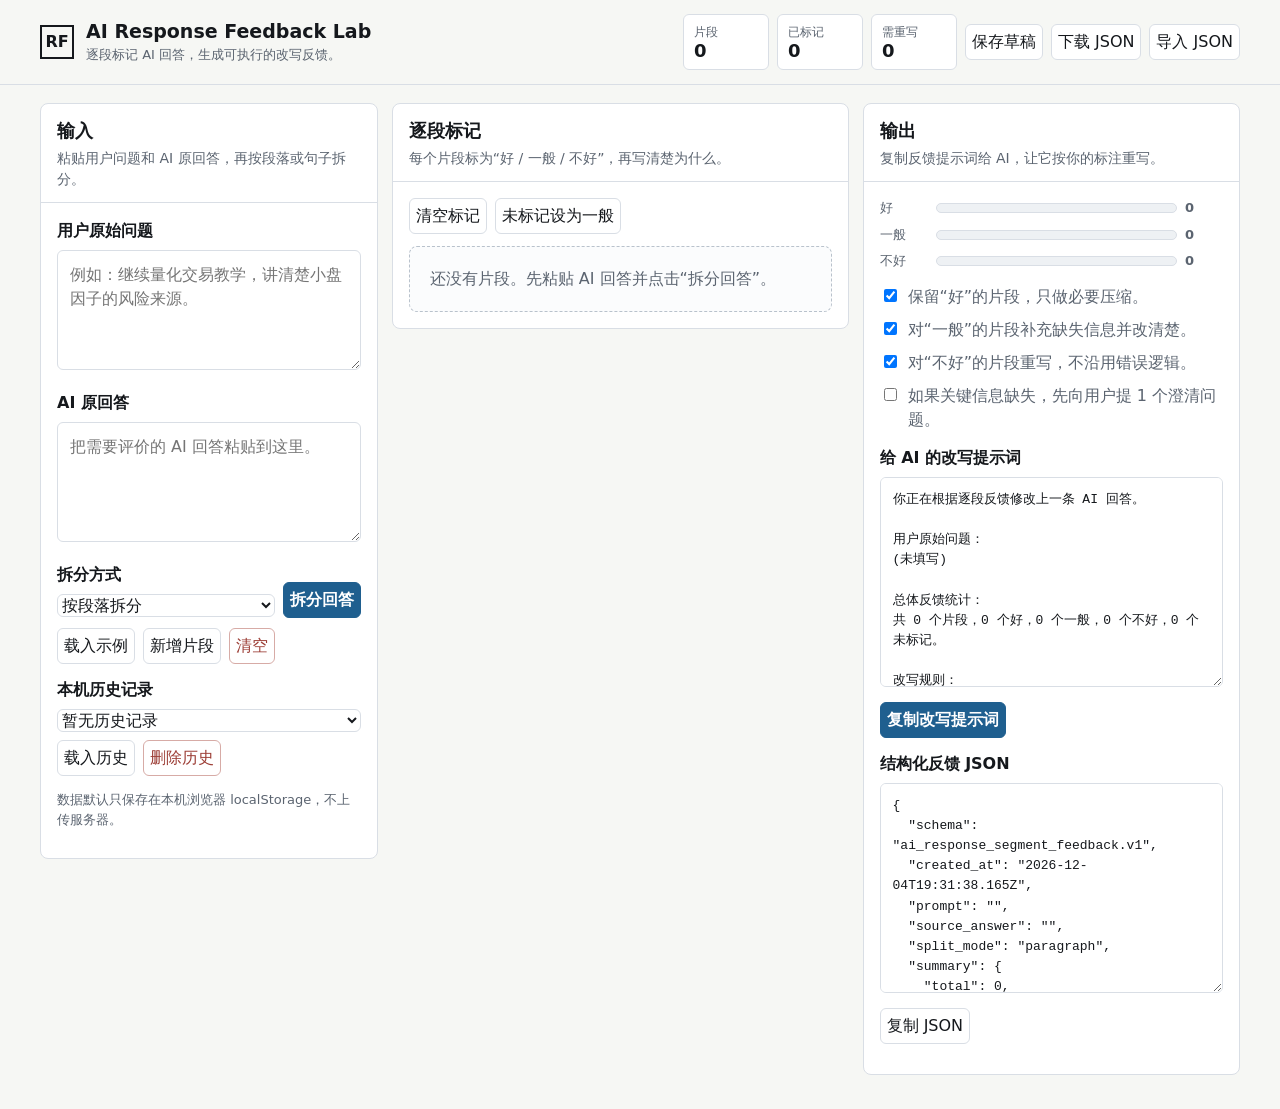
<file: index.html>
<!doctype html>
<html lang="zh-CN">
  <head>
    <meta charset="utf-8" />
    <meta name="viewport" content="width=device-width, initial-scale=1" />
    <title>AI Response Feedback Lab</title>
    <link rel="icon" href="data:," />
    <style>
      :root {
        color-scheme: light;
        --ink: #15181c;
        --muted: #5b6470;
        --line: #d9dee5;
        --paper: #f6f7f4;
        --panel: #ffffff;
        --blue: #1f5f8f;
        --green: #28724f;
        --amber: #9b6a16;
        --red: #9c3d35;
        --focus: #235bd8;
        --soft-blue: #e9f1f7;
        --soft-green: #eaf5ef;
        --soft-amber: #f7f0df;
        --soft-red: #f8e9e7;
      }

      * {
        box-sizing: border-box;
      }

      body {
        margin: 0;
        color: var(--ink);
        background: var(--paper);
        font-family:
          Inter, ui-sans-serif, system-ui, -apple-system, BlinkMacSystemFont,
          "Segoe UI", "PingFang SC", "Hiragino Sans GB", "Microsoft YaHei",
          sans-serif;
        line-height: 1.5;
      }

      button,
      textarea,
      select,
      input {
        font: inherit;
      }

      button {
        min-height: 36px;
        border: 1px solid var(--line);
        border-radius: 6px;
        background: var(--panel);
        color: var(--ink);
        cursor: pointer;
      }

      button:hover {
        border-color: #aab4bf;
        background: #f9fafb;
      }

      button.primary {
        border-color: var(--blue);
        background: var(--blue);
        color: #fff;
        font-weight: 700;
      }

      button.danger {
        border-color: #d7aba6;
        color: var(--red);
      }

      button:focus-visible,
      textarea:focus-visible,
      select:focus-visible,
      input:focus-visible {
        outline: 3px solid var(--focus);
        outline-offset: 2px;
      }

      textarea,
      select,
      input {
        width: 100%;
        border: 1px solid var(--line);
        border-radius: 6px;
        background: #fff;
        color: var(--ink);
      }

      textarea {
        resize: vertical;
        min-height: 120px;
        padding: 12px;
      }

      label {
        display: block;
        margin-bottom: 7px;
        font-weight: 700;
      }

      .skip-link {
        position: absolute;
        left: 16px;
        top: -80px;
        z-index: 100;
        padding: 10px 14px;
        background: var(--ink);
        color: #fff;
      }

      .skip-link:focus {
        top: 12px;
      }

      .app-header {
        position: sticky;
        top: 0;
        z-index: 20;
        display: flex;
        align-items: center;
        justify-content: space-between;
        gap: 20px;
        padding: 14px clamp(16px, 4vw, 40px);
        border-bottom: 1px solid var(--line);
        background: rgba(246, 247, 244, 0.95);
        backdrop-filter: blur(14px);
      }

      .brand {
        display: flex;
        align-items: center;
        gap: 12px;
        min-width: 240px;
      }

      .brand-mark {
        display: grid;
        place-items: center;
        width: 34px;
        height: 34px;
        border: 2px solid var(--ink);
        font-weight: 800;
      }

      .brand h1 {
        margin: 0;
        font-size: 19px;
        line-height: 1.2;
        letter-spacing: 0;
      }

      .brand p {
        margin: 2px 0 0;
        color: var(--muted);
        font-size: 13px;
      }

      .header-actions {
        display: flex;
        align-items: center;
        flex-wrap: wrap;
        gap: 8px;
      }

      .metric-strip {
        display: flex;
        gap: 8px;
        flex-wrap: wrap;
      }

      .metric {
        min-width: 86px;
        padding: 8px 10px;
        border: 1px solid var(--line);
        border-radius: 6px;
        background: var(--panel);
      }

      .metric span {
        display: block;
        color: var(--muted);
        font-size: 12px;
      }

      .metric strong {
        display: block;
        font-size: 18px;
        line-height: 1.1;
      }

      main {
        padding: 18px clamp(16px, 4vw, 40px) 34px;
      }

      .workspace {
        display: grid;
        grid-template-columns: minmax(300px, 0.85fr) minmax(360px, 1.15fr) minmax(320px, 0.95fr);
        gap: 14px;
        align-items: start;
      }

      .panel {
        border: 1px solid var(--line);
        border-radius: 8px;
        background: var(--panel);
        min-width: 0;
      }

      .panel-header {
        padding: 16px 16px 12px;
        border-bottom: 1px solid var(--line);
      }

      .panel-header h2 {
        margin: 0;
        font-size: 18px;
        line-height: 1.25;
        letter-spacing: 0;
      }

      .panel-header p {
        margin: 6px 0 0;
        color: var(--muted);
        font-size: 14px;
      }

      .panel-body {
        padding: 16px;
      }

      .field {
        margin-bottom: 14px;
      }

      .row {
        display: flex;
        gap: 8px;
        align-items: center;
        flex-wrap: wrap;
      }

      .row > * {
        flex: 1 1 auto;
      }

      .row button,
      .row select {
        flex: 0 0 auto;
      }

      .segmentation {
        display: grid;
        grid-template-columns: 1fr auto;
        gap: 8px;
        align-items: end;
      }

      .segment-list {
        display: grid;
        gap: 10px;
      }

      .segment {
        border: 1px solid var(--line);
        border-radius: 8px;
        background: #fff;
      }

      .segment[data-rating="good"] {
        border-left: 5px solid var(--green);
      }

      .segment[data-rating="ok"] {
        border-left: 5px solid var(--amber);
      }

      .segment[data-rating="bad"] {
        border-left: 5px solid var(--red);
      }

      .segment[data-rating="unrated"] {
        border-left: 5px solid #b6bec9;
      }

      .segment-head {
        display: grid;
        grid-template-columns: auto 1fr auto;
        gap: 10px;
        align-items: center;
        padding: 10px 12px;
        border-bottom: 1px solid var(--line);
        background: #fafbfc;
      }

      .segment-index {
        display: grid;
        place-items: center;
        width: 28px;
        height: 28px;
        border: 1px solid var(--line);
        border-radius: 5px;
        color: var(--muted);
        font-weight: 700;
        font-size: 13px;
      }

      .rating-group {
        display: grid;
        grid-template-columns: repeat(4, minmax(58px, auto));
        gap: 6px;
        justify-content: start;
      }

      .rating-button {
        padding: 0 10px;
      }

      .rating-button[aria-pressed="true"][data-rate="good"] {
        border-color: var(--green);
        background: var(--soft-green);
        color: var(--green);
        font-weight: 700;
      }

      .rating-button[aria-pressed="true"][data-rate="ok"] {
        border-color: var(--amber);
        background: var(--soft-amber);
        color: var(--amber);
        font-weight: 700;
      }

      .rating-button[aria-pressed="true"][data-rate="bad"] {
        border-color: var(--red);
        background: var(--soft-red);
        color: var(--red);
        font-weight: 700;
      }

      .segment-actions {
        display: flex;
        gap: 6px;
      }

      .icon-button {
        width: 36px;
        padding: 0;
      }

      .segment-body {
        display: grid;
        gap: 10px;
        padding: 12px;
      }

      .segment-text {
        min-height: 86px;
      }

      .note {
        min-height: 58px;
      }

      .empty-state {
        border: 1px dashed #b9c2cc;
        border-radius: 8px;
        padding: 20px;
        color: var(--muted);
        background: #fbfcfd;
      }

      .output-box {
        min-height: 210px;
        font-family:
          ui-monospace, SFMono-Regular, Menlo, Monaco, Consolas, "Liberation Mono",
          monospace;
        font-size: 13px;
        line-height: 1.55;
      }

      .check-list {
        display: grid;
        gap: 9px;
        margin: 0 0 14px;
      }

      .check-list label {
        display: flex;
        gap: 8px;
        align-items: start;
        margin: 0;
        font-weight: 500;
        color: var(--muted);
      }

      .check-list input {
        width: auto;
        margin-top: 4px;
      }

      .score-bars {
        display: grid;
        gap: 7px;
        margin-bottom: 14px;
      }

      .score-row {
        display: grid;
        grid-template-columns: 48px 1fr 38px;
        gap: 8px;
        align-items: center;
        color: var(--muted);
        font-size: 13px;
      }

      .bar {
        height: 10px;
        border: 1px solid var(--line);
        border-radius: 999px;
        overflow: hidden;
        background: #eef1f4;
      }

      .bar > span {
        display: block;
        height: 100%;
        width: 0;
        transition: width 160ms ease;
      }

      .bar.good > span {
        background: var(--green);
      }

      .bar.ok > span {
        background: var(--amber);
      }

      .bar.bad > span {
        background: var(--red);
      }

      .toast {
        position: fixed;
        right: 18px;
        bottom: 18px;
        z-index: 60;
        max-width: min(360px, calc(100vw - 36px));
        padding: 12px 14px;
        border: 1px solid #b8c3cf;
        border-radius: 8px;
        background: #fff;
        color: var(--ink);
        box-shadow: 0 10px 26px rgba(20, 30, 45, 0.14);
        opacity: 0;
        transform: translateY(10px);
        pointer-events: none;
        transition:
          opacity 160ms ease,
          transform 160ms ease;
      }

      .toast.visible {
        opacity: 1;
        transform: translateY(0);
      }

      .footer-note {
        margin-top: 14px;
        color: var(--muted);
        font-size: 13px;
      }

      @media (max-width: 1160px) {
        .workspace {
          grid-template-columns: 1fr;
        }

        .app-header {
          align-items: flex-start;
          flex-direction: column;
        }
      }

      @media (max-width: 640px) {
        .brand {
          min-width: 0;
        }

        .metric-strip {
          width: 100%;
          display: grid;
          grid-template-columns: repeat(3, minmax(0, 1fr));
        }

        .rating-group {
          grid-template-columns: repeat(2, minmax(92px, 1fr));
        }

        .segment-head {
          grid-template-columns: auto 1fr;
        }

        .segment-actions {
          grid-column: 1 / -1;
          justify-content: end;
        }

        .segmentation {
          grid-template-columns: 1fr;
        }
      }
    </style>
  </head>
  <body>
    <a class="skip-link" href="#workspace">跳到工作区</a>
    <header class="app-header">
      <div class="brand" aria-label="AI Response Feedback Lab">
        <div class="brand-mark" aria-hidden="true">RF</div>
        <div>
          <h1>AI Response Feedback Lab</h1>
          <p>逐段标记 AI 回答，生成可执行的改写反馈。</p>
        </div>
      </div>
      <div class="header-actions">
        <div class="metric-strip" aria-label="反馈统计">
          <div class="metric">
            <span>片段</span>
            <strong id="metricTotal">0</strong>
          </div>
          <div class="metric">
            <span>已标记</span>
            <strong id="metricRated">0</strong>
          </div>
          <div class="metric">
            <span>需重写</span>
            <strong id="metricBad">0</strong>
          </div>
        </div>
        <button id="saveButton" type="button">保存草稿</button>
        <button id="exportButton" type="button">下载 JSON</button>
        <button id="importButton" type="button">导入 JSON</button>
        <input id="importFileInput" type="file" accept="application/json,.json" hidden />
      </div>
    </header>

    <main id="workspace">
      <div class="workspace">
        <section class="panel" aria-labelledby="inputTitle">
          <div class="panel-header">
            <h2 id="inputTitle">输入</h2>
            <p>粘贴用户问题和 AI 原回答，再按段落或句子拆分。</p>
          </div>
          <div class="panel-body">
            <div class="field">
              <label for="promptInput">用户原始问题</label>
              <textarea id="promptInput" placeholder="例如：继续量化交易教学，讲清楚小盘因子的风险来源。"></textarea>
            </div>
            <div class="field">
              <label for="answerInput">AI 原回答</label>
              <textarea id="answerInput" class="answer-input" placeholder="把需要评价的 AI 回答粘贴到这里。"></textarea>
            </div>
            <div class="segmentation">
              <div>
                <label for="splitMode">拆分方式</label>
                <select id="splitMode">
                  <option value="paragraph">按段落拆分</option>
                  <option value="sentence">按句子拆分</option>
                </select>
              </div>
              <button id="splitButton" class="primary" type="button">拆分回答</button>
            </div>
            <div class="row" style="margin-top: 10px">
              <button id="sampleButton" type="button">载入示例</button>
              <button id="addSegmentButton" type="button">新增片段</button>
              <button id="clearButton" class="danger" type="button">清空</button>
            </div>
            <div class="field" style="margin-top: 14px">
              <label for="historySelect">本机历史记录</label>
              <div class="row">
                <select id="historySelect">
                  <option value="">暂无历史记录</option>
                </select>
                <button id="loadHistoryButton" type="button">载入历史</button>
                <button id="deleteHistoryButton" class="danger" type="button">删除历史</button>
              </div>
            </div>
            <p class="footer-note">数据默认只保存在本机浏览器 localStorage，不上传服务器。</p>
          </div>
        </section>

        <section class="panel" aria-labelledby="reviewTitle">
          <div class="panel-header">
            <h2 id="reviewTitle">逐段标记</h2>
            <p>每个片段标为“好 / 一般 / 不好”，再写清楚为什么。</p>
          </div>
          <div class="panel-body">
            <div class="row" style="margin-bottom: 12px">
              <button id="clearRatingsButton" type="button">清空标记</button>
              <button id="markUnratedOkButton" type="button">未标记设为一般</button>
            </div>
            <div id="segmentList" class="segment-list" aria-live="polite"></div>
          </div>
        </section>

        <section class="panel" aria-labelledby="outputTitle">
          <div class="panel-header">
            <h2 id="outputTitle">输出</h2>
            <p>复制反馈提示词给 AI，让它按你的标注重写。</p>
          </div>
          <div class="panel-body">
            <div class="score-bars" aria-label="评分分布">
              <div class="score-row">
                <span>好</span>
                <div class="bar good"><span id="barGood"></span></div>
                <strong id="countGood">0</strong>
              </div>
              <div class="score-row">
                <span>一般</span>
                <div class="bar ok"><span id="barOk"></span></div>
                <strong id="countOk">0</strong>
              </div>
              <div class="score-row">
                <span>不好</span>
                <div class="bar bad"><span id="barBad"></span></div>
                <strong id="countBad">0</strong>
              </div>
            </div>

            <div class="check-list" aria-label="改写规则">
              <label><input id="ruleKeepGood" type="checkbox" checked /> 保留“好”的片段，只做必要压缩。</label>
              <label><input id="ruleImproveOk" type="checkbox" checked /> 对“一般”的片段补充缺失信息并改清楚。</label>
              <label><input id="ruleReplaceBad" type="checkbox" checked /> 对“不好”的片段重写，不沿用错误逻辑。</label>
              <label><input id="ruleAskIfNeeded" type="checkbox" /> 如果关键信息缺失，先向用户提 1 个澄清问题。</label>
            </div>

            <div class="field">
              <label for="revisionPrompt">给 AI 的改写提示词</label>
              <textarea id="revisionPrompt" class="output-box" readonly></textarea>
              <div class="row" style="margin-top: 8px">
                <button id="copyPromptButton" class="primary" type="button">复制改写提示词</button>
              </div>
            </div>

            <div class="field">
              <label for="jsonOutput">结构化反馈 JSON</label>
              <textarea id="jsonOutput" class="output-box" readonly></textarea>
              <div class="row" style="margin-top: 8px">
                <button id="copyJsonButton" type="button">复制 JSON</button>
              </div>
            </div>
          </div>
        </section>
      </div>
    </main>

    <div id="toast" class="toast" role="status" aria-live="polite"></div>

    <script>
      const STORAGE_KEY = "ai-response-feedback-lab:v1";
      const HISTORY_KEY = "ai-response-feedback-lab:history:v1";

      const sample = {
        prompt:
          "继续量化交易教学，讲清楚为什么小盘股因子可能不是 alpha，而是风险补偿。",
        answer: `你选 B，方向是对的。更严谨的答案是：B 是第一怀疑对象，但最终要按 D 处理。

小盘股看起来更容易出超额收益，原因可能是信息少、机构覆盖少、流动性差、波动大、容量小。

所以判断一个小盘有效因子，不能只看收益，要按市值分组、看 Rank IC、做市值中性化，并检查坏环境下是否大亏。

这说明所有小盘因子都不能用，最好不要碰小盘股。`
      };

      const state = {
        prompt: "",
        answer: "",
        splitMode: "paragraph",
        segments: []
      };

      const el = {
        promptInput: document.querySelector("#promptInput"),
        answerInput: document.querySelector("#answerInput"),
        splitMode: document.querySelector("#splitMode"),
        splitButton: document.querySelector("#splitButton"),
        sampleButton: document.querySelector("#sampleButton"),
        addSegmentButton: document.querySelector("#addSegmentButton"),
        clearButton: document.querySelector("#clearButton"),
        clearRatingsButton: document.querySelector("#clearRatingsButton"),
        markUnratedOkButton: document.querySelector("#markUnratedOkButton"),
        segmentList: document.querySelector("#segmentList"),
        revisionPrompt: document.querySelector("#revisionPrompt"),
        jsonOutput: document.querySelector("#jsonOutput"),
        copyPromptButton: document.querySelector("#copyPromptButton"),
        copyJsonButton: document.querySelector("#copyJsonButton"),
        exportButton: document.querySelector("#exportButton"),
        saveButton: document.querySelector("#saveButton"),
        importButton: document.querySelector("#importButton"),
        importFileInput: document.querySelector("#importFileInput"),
        historySelect: document.querySelector("#historySelect"),
        loadHistoryButton: document.querySelector("#loadHistoryButton"),
        deleteHistoryButton: document.querySelector("#deleteHistoryButton"),
        toast: document.querySelector("#toast"),
        metricTotal: document.querySelector("#metricTotal"),
        metricRated: document.querySelector("#metricRated"),
        metricBad: document.querySelector("#metricBad"),
        countGood: document.querySelector("#countGood"),
        countOk: document.querySelector("#countOk"),
        countBad: document.querySelector("#countBad"),
        barGood: document.querySelector("#barGood"),
        barOk: document.querySelector("#barOk"),
        barBad: document.querySelector("#barBad"),
        ruleKeepGood: document.querySelector("#ruleKeepGood"),
        ruleImproveOk: document.querySelector("#ruleImproveOk"),
        ruleReplaceBad: document.querySelector("#ruleReplaceBad"),
        ruleAskIfNeeded: document.querySelector("#ruleAskIfNeeded")
      };

      function uid() {
        return Math.random().toString(36).slice(2, 9);
      }

      function showToast(message) {
        el.toast.textContent = message;
        el.toast.classList.add("visible");
        window.clearTimeout(showToast.timer);
        showToast.timer = window.setTimeout(() => {
          el.toast.classList.remove("visible");
        }, 1800);
      }

      function splitText(text, mode) {
        const cleaned = text.trim();
        if (!cleaned) return [];
        if (mode === "sentence") {
          return (
            cleaned
              .replace(/\r/g, "")
              .match(/[^。！？!?.\n]+[。！？!?.]?/g) || [cleaned]
          )
            .map((part) => part.trim())
            .filter(Boolean);
        }
        return cleaned
          .replace(/\r/g, "")
          .split(/\n\s*\n/g)
          .map((part) => part.trim())
          .filter(Boolean);
      }

      function syncInputsToState() {
        state.prompt = el.promptInput.value;
        state.answer = el.answerInput.value;
        state.splitMode = el.splitMode.value;
      }

      function createSegment(text = "") {
        return {
          id: uid(),
          text,
          rating: "unrated",
          note: ""
        };
      }

      function labelForRating(rating) {
        return {
          good: "好",
          ok: "一般",
          bad: "不好",
          unrated: "未标记"
        }[rating];
      }

      function counts() {
        return state.segments.reduce(
          (acc, segment) => {
            acc.total += 1;
            acc[segment.rating] = (acc[segment.rating] || 0) + 1;
            if (segment.rating !== "unrated") acc.rated += 1;
            return acc;
          },
          { total: 0, rated: 0, good: 0, ok: 0, bad: 0, unrated: 0 }
        );
      }

      function buildRevisionPrompt() {
        const c = counts();
        const rules = [];
        if (el.ruleKeepGood.checked) rules.push("保留标记为“好”的核心表达，只做必要压缩和衔接。");
        if (el.ruleImproveOk.checked) rules.push("标记为“一般”的片段需要补充遗漏、消除含糊、增强结构。");
        if (el.ruleReplaceBad.checked) rules.push("标记为“不好”的片段不要沿用原逻辑，应重新判断并重写。");
        if (el.ruleAskIfNeeded.checked) rules.push("如果关键信息缺失，先向用户提出 1 个最关键的澄清问题。");

        const segmentText = state.segments
          .map((segment, index) => {
            const note = segment.note.trim() || "无额外说明";
            return [
              `片段 ${index + 1}`,
              `标记：${labelForRating(segment.rating)}`,
              `用户意见：${note}`,
              "原文：",
              segment.text.trim() || "(空片段)"
            ].join("\n");
          })
          .join("\n\n---\n\n");

        return [
          "你正在根据逐段反馈修改上一条 AI 回答。",
          "",
          "用户原始问题：",
          state.prompt.trim() || "(未填写)",
          "",
          "总体反馈统计：",
          `共 ${c.total} 个片段，${c.good} 个好，${c.ok} 个一般，${c.bad} 个不好，${c.unrated} 个未标记。`,
          "",
          "改写规则：",
          ...(rules.length ? rules.map((rule, i) => `${i + 1}. ${rule}`) : ["1. 根据逐段标记重写回答。"]),
          "",
          "逐段反馈：",
          segmentText || "(还没有片段)",
          "",
          "输出要求：",
          "1. 直接给出改写后的完整回答。",
          "2. 不要解释你如何处理标记。",
          "3. 修复“不好”片段中的问题，同时保留“好”片段的有效信息。",
          "4. 回答要比原文更清楚、更准确、更贴合用户问题。"
        ].join("\n");
      }

      function buildPayload() {
        return {
          schema: "ai_response_segment_feedback.v1",
          created_at: new Date().toISOString(),
          prompt: state.prompt,
          source_answer: state.answer,
          split_mode: state.splitMode,
          summary: counts(),
          segments: state.segments.map((segment, index) => ({
            index: index + 1,
            text: segment.text,
            rating: segment.rating,
            label: labelForRating(segment.rating),
            note: segment.note
          })),
          revision_prompt: buildRevisionPrompt()
        };
      }

      function currentRules() {
        return {
          keepGood: el.ruleKeepGood.checked,
          improveOk: el.ruleImproveOk.checked,
          replaceBad: el.ruleReplaceBad.checked,
          askIfNeeded: el.ruleAskIfNeeded.checked
        };
      }

      function stateToDraft() {
        return {
          schema: "ai_response_segment_feedback.draft.v1",
          saved_at: new Date().toISOString(),
          prompt: state.prompt,
          answer: state.answer,
          source_answer: state.answer,
          splitMode: state.splitMode,
          split_mode: state.splitMode,
          segments: state.segments.map((segment, index) => ({
            id: segment.id || uid(),
            index: index + 1,
            text: segment.text || "",
            rating: segment.rating || "unrated",
            note: segment.note || ""
          })),
          rules: currentRules()
        };
      }

      function applyDraft(draft) {
        const sourceAnswer = draft.source_answer ?? draft.answer ?? "";
        state.prompt = draft.prompt || "";
        state.answer = sourceAnswer;
        state.splitMode = draft.split_mode || draft.splitMode || "paragraph";
        state.segments = Array.isArray(draft.segments)
          ? draft.segments.map((segment) => ({
              id: segment.id || uid(),
              text: segment.text || "",
              rating: ["good", "ok", "bad", "unrated"].includes(segment.rating)
                ? segment.rating
                : "unrated",
              note: segment.note || ""
            }))
          : [];

        el.promptInput.value = state.prompt;
        el.answerInput.value = state.answer;
        el.splitMode.value = state.splitMode;

        if (draft.rules) {
          el.ruleKeepGood.checked = draft.rules.keepGood !== false;
          el.ruleImproveOk.checked = draft.rules.improveOk !== false;
          el.ruleReplaceBad.checked = draft.rules.replaceBad !== false;
          el.ruleAskIfNeeded.checked = Boolean(draft.rules.askIfNeeded);
        }
      }

      function historyTitle(draft) {
        const base = (draft.prompt || draft.source_answer || draft.answer || "未命名反馈")
          .replace(/\s+/g, " ")
          .trim();
        return base.length > 42 ? `${base.slice(0, 42)}...` : base;
      }

      function loadHistoryItems() {
        try {
          const raw = localStorage.getItem(HISTORY_KEY);
          const items = raw ? JSON.parse(raw) : [];
          return Array.isArray(items) ? items : [];
        } catch {
          return [];
        }
      }

      function saveHistoryItems(items) {
        localStorage.setItem(HISTORY_KEY, JSON.stringify(items.slice(0, 30)));
      }

      function renderHistory() {
        const selected = el.historySelect.value;
        const items = loadHistoryItems();
        el.historySelect.innerHTML = "";
        if (!items.length) {
          const option = document.createElement("option");
          option.value = "";
          option.textContent = "暂无历史记录";
          el.historySelect.append(option);
          return;
        }
        items.forEach((item) => {
          const option = document.createElement("option");
          option.value = item.id;
          const day = new Date(item.saved_at).toLocaleString("zh-CN", {
            month: "2-digit",
            day: "2-digit",
            hour: "2-digit",
            minute: "2-digit"
          });
          option.textContent = `${day} · ${item.title}`;
          el.historySelect.append(option);
        });
        if (selected && items.some((item) => item.id === selected)) {
          el.historySelect.value = selected;
        }
      }

      function saveCurrentToHistory() {
        syncInputsToState();
        const draft = stateToDraft();
        if (!draft.prompt.trim() && !draft.source_answer.trim() && !draft.segments.length) {
          showToast("没有可保存的内容");
          return;
        }
        const item = {
          id: uid(),
          saved_at: draft.saved_at,
          title: historyTitle(draft),
          draft
        };
        const items = loadHistoryItems();
        saveHistoryItems([item, ...items]);
        saveSilent();
        renderHistory();
        el.historySelect.value = item.id;
        showToast("已保存到本机历史记录");
      }

      function loadSelectedHistory() {
        const id = el.historySelect.value;
        const item = loadHistoryItems().find((entry) => entry.id === id);
        if (!item) {
          showToast("没有选中的历史记录");
          return;
        }
        applyDraft(item.draft);
        update();
        showToast("历史记录已载入");
      }

      function deleteSelectedHistory() {
        const id = el.historySelect.value;
        if (!id) {
          showToast("没有选中的历史记录");
          return;
        }
        const items = loadHistoryItems().filter((entry) => entry.id !== id);
        saveHistoryItems(items);
        renderHistory();
        showToast("历史记录已删除");
      }

      function renderMetrics() {
        const c = counts();
        const total = Math.max(c.total, 1);
        el.metricTotal.textContent = String(c.total);
        el.metricRated.textContent = String(c.rated);
        el.metricBad.textContent = String(c.bad);
        el.countGood.textContent = String(c.good);
        el.countOk.textContent = String(c.ok);
        el.countBad.textContent = String(c.bad);
        el.barGood.style.width = `${(c.good / total) * 100}%`;
        el.barOk.style.width = `${(c.ok / total) * 100}%`;
        el.barBad.style.width = `${(c.bad / total) * 100}%`;
      }

      function renderOutputs() {
        el.revisionPrompt.value = buildRevisionPrompt();
        el.jsonOutput.value = JSON.stringify(buildPayload(), null, 2);
      }

      function renderSegments() {
        el.segmentList.innerHTML = "";
        if (!state.segments.length) {
          const empty = document.createElement("div");
          empty.className = "empty-state";
          empty.textContent = "还没有片段。先粘贴 AI 回答并点击“拆分回答”。";
          el.segmentList.append(empty);
          return;
        }

        state.segments.forEach((segment, index) => {
          const article = document.createElement("article");
          article.className = "segment";
          article.dataset.rating = segment.rating;

          const head = document.createElement("div");
          head.className = "segment-head";

          const number = document.createElement("div");
          number.className = "segment-index";
          number.textContent = String(index + 1);

          const ratingGroup = document.createElement("div");
          ratingGroup.className = "rating-group";
          ratingGroup.setAttribute("role", "group");
          ratingGroup.setAttribute("aria-label", `片段 ${index + 1} 评分`);

          [
            ["good", "好"],
            ["ok", "一般"],
            ["bad", "不好"],
            ["unrated", "未标记"]
          ].forEach(([value, label]) => {
            const button = document.createElement("button");
            button.type = "button";
            button.className = "rating-button";
            button.dataset.rate = value;
            button.textContent = label;
            button.setAttribute("aria-pressed", String(segment.rating === value));
            button.addEventListener("click", () => {
              segment.rating = value;
              update();
            });
            ratingGroup.append(button);
          });

          const actions = document.createElement("div");
          actions.className = "segment-actions";
          [
            ["↑", "上移", () => moveSegment(index, -1)],
            ["↓", "下移", () => moveSegment(index, 1)],
            ["×", "删除", () => deleteSegment(index)]
          ].forEach(([symbol, title, handler]) => {
            const button = document.createElement("button");
            button.type = "button";
            button.className = "icon-button";
            button.textContent = symbol;
            button.title = title;
            button.setAttribute("aria-label", `${title}片段 ${index + 1}`);
            button.addEventListener("click", handler);
            actions.append(button);
          });

          head.append(number, ratingGroup, actions);

          const body = document.createElement("div");
          body.className = "segment-body";

          const textLabel = document.createElement("label");
          textLabel.textContent = "片段原文";
          const text = document.createElement("textarea");
          text.className = "segment-text";
          text.id = `segment-text-${segment.id}`;
          textLabel.htmlFor = text.id;
          text.value = segment.text;
          text.addEventListener("input", () => {
            segment.text = text.value;
            renderOutputs();
            saveSilent();
          });

          const noteLabel = document.createElement("label");
          noteLabel.textContent = "修改意见";
          const note = document.createElement("textarea");
          note.className = "note";
          note.id = `segment-note-${segment.id}`;
          noteLabel.htmlFor = note.id;
          note.placeholder = "例如：这一段判断太绝对，需要说明限制条件。";
          note.value = segment.note;
          note.addEventListener("input", () => {
            segment.note = note.value;
            renderOutputs();
            saveSilent();
          });

          body.append(textLabel, text, noteLabel, note);
          article.append(head, body);
          el.segmentList.append(article);
        });
      }

      function update() {
        syncInputsToState();
        renderSegments();
        renderMetrics();
        renderOutputs();
        saveSilent();
      }

      function saveSilent() {
        localStorage.setItem(STORAGE_KEY, JSON.stringify(stateToDraft()));
      }

      function loadSaved() {
        const raw = localStorage.getItem(STORAGE_KEY);
        if (!raw) return false;
        try {
          const saved = JSON.parse(raw);
          applyDraft(saved);
          return true;
        } catch {
          return false;
        }
      }

      function moveSegment(index, direction) {
        const next = index + direction;
        if (next < 0 || next >= state.segments.length) return;
        const [item] = state.segments.splice(index, 1);
        state.segments.splice(next, 0, item);
        update();
      }

      function deleteSegment(index) {
        state.segments.splice(index, 1);
        update();
      }

      async function copyText(text, message) {
        try {
          await navigator.clipboard.writeText(text);
          showToast(message);
        } catch {
          const helper = document.createElement("textarea");
          helper.value = text;
          document.body.append(helper);
          helper.select();
          document.execCommand("copy");
          helper.remove();
          showToast(message);
        }
      }

      function downloadJson() {
        syncInputsToState();
        const blob = new Blob([JSON.stringify(buildPayload(), null, 2)], {
          type: "application/json"
        });
        const url = URL.createObjectURL(blob);
        const link = document.createElement("a");
        link.href = url;
        link.download = `ai-response-feedback-${new Date().toISOString().slice(0, 10)}.json`;
        document.body.append(link);
        link.click();
        link.remove();
        URL.revokeObjectURL(url);
      }

      function importJsonFile(file) {
        if (!file) return;
        const reader = new FileReader();
        reader.addEventListener("load", () => {
          try {
            const payload = JSON.parse(String(reader.result || "{}"));
            applyDraft(payload);
            update();
            showToast("JSON 已导入");
          } catch {
            showToast("导入失败：不是有效 JSON");
          } finally {
            el.importFileInput.value = "";
          }
        });
        reader.addEventListener("error", () => {
          showToast("导入失败：无法读取文件");
          el.importFileInput.value = "";
        });
        reader.readAsText(file);
      }

      el.promptInput.addEventListener("input", update);
      el.answerInput.addEventListener("input", update);
      el.splitMode.addEventListener("change", update);
      [el.ruleKeepGood, el.ruleImproveOk, el.ruleReplaceBad, el.ruleAskIfNeeded].forEach((input) => {
        input.addEventListener("change", update);
      });

      el.splitButton.addEventListener("click", () => {
        syncInputsToState();
        state.segments = splitText(state.answer, state.splitMode).map(createSegment);
        update();
        showToast(`已拆分为 ${state.segments.length} 个片段`);
      });

      el.sampleButton.addEventListener("click", () => {
        el.promptInput.value = sample.prompt;
        el.answerInput.value = sample.answer;
        el.splitMode.value = "paragraph";
        state.prompt = sample.prompt;
        state.answer = sample.answer;
        state.splitMode = "paragraph";
        state.segments = splitText(sample.answer, "paragraph").map((text, index) => ({
          ...createSegment(text),
          rating: ["good", "ok", "ok", "bad"][index] || "unrated",
          note:
            [
              "判断方向准确，可以保留。",
              "信息有用，但可以补充为什么要用数据验证。",
              "结构合理，建议增加具体检验指标。",
              "结论过于绝对；小盘股不是不能碰，而是要识别风险来源和成本。"
            ][index] || ""
        }));
        update();
        showToast("示例已载入");
      });

      el.addSegmentButton.addEventListener("click", () => {
        state.segments.push(createSegment(""));
        update();
      });

      el.clearButton.addEventListener("click", () => {
        if (!confirm("确定清空当前内容？")) return;
        state.prompt = "";
        state.answer = "";
        state.segments = [];
        el.promptInput.value = "";
        el.answerInput.value = "";
        update();
        showToast("已清空");
      });

      el.clearRatingsButton.addEventListener("click", () => {
        state.segments.forEach((segment) => {
          segment.rating = "unrated";
        });
        update();
      });

      el.markUnratedOkButton.addEventListener("click", () => {
        state.segments.forEach((segment) => {
          if (segment.rating === "unrated") segment.rating = "ok";
        });
        update();
      });

      el.copyPromptButton.addEventListener("click", () => {
        copyText(el.revisionPrompt.value, "已复制改写提示词");
      });

      el.copyJsonButton.addEventListener("click", () => {
        copyText(el.jsonOutput.value, "已复制 JSON");
      });

      el.exportButton.addEventListener("click", downloadJson);
      el.importButton.addEventListener("click", () => {
        el.importFileInput.click();
      });
      el.importFileInput.addEventListener("change", () => {
        importJsonFile(el.importFileInput.files[0]);
      });
      el.saveButton.addEventListener("click", () => {
        saveCurrentToHistory();
      });
      el.loadHistoryButton.addEventListener("click", loadSelectedHistory);
      el.deleteHistoryButton.addEventListener("click", deleteSelectedHistory);

      loadSaved();
      renderHistory();
      update();
    </script>
  </body>
</html>
</file>
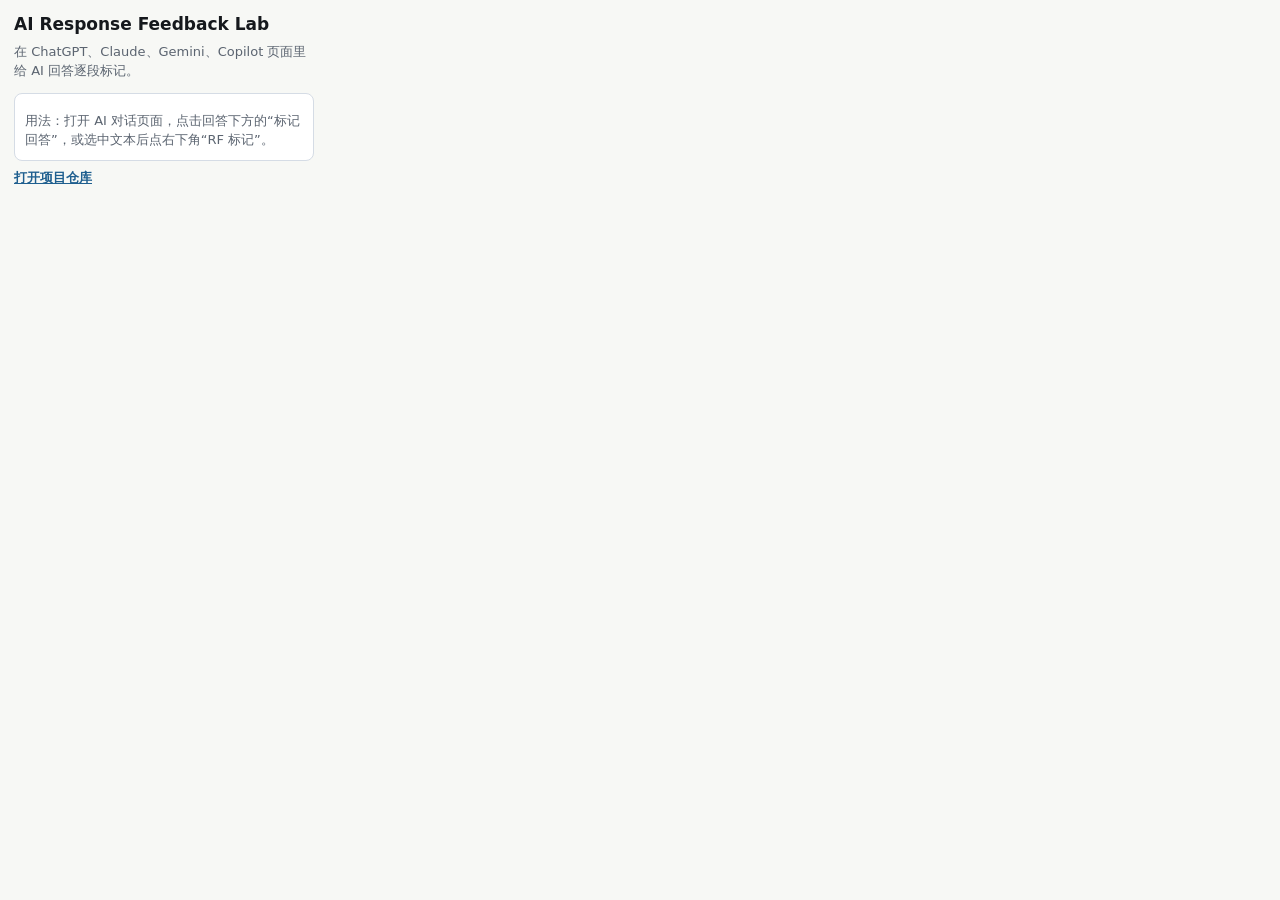
<file: extension/popup.html>
<!doctype html>
<html lang="zh-CN">
  <head>
    <meta charset="utf-8" />
    <meta name="viewport" content="width=device-width, initial-scale=1" />
    <title>AI Response Feedback Lab</title>
    <style>
      body {
        width: 300px;
        margin: 0;
        padding: 14px;
        color: #15181c;
        background: #f7f8f5;
        font-family:
          Inter, ui-sans-serif, system-ui, -apple-system, BlinkMacSystemFont,
          "Segoe UI", "PingFang SC", "Microsoft YaHei", sans-serif;
      }

      h1 {
        margin: 0;
        font-size: 17px;
        line-height: 1.25;
      }

      p {
        margin: 8px 0 0;
        color: #5b6470;
        font-size: 13px;
        line-height: 1.45;
      }

      .box {
        margin-top: 12px;
        padding: 10px;
        border: 1px solid #d5dce5;
        border-radius: 8px;
        background: #fff;
      }

      a {
        color: #1f5f8f;
        font-weight: 700;
      }
    </style>
  </head>
  <body>
    <h1>AI Response Feedback Lab</h1>
    <p>在 ChatGPT、Claude、Gemini、Copilot 页面里给 AI 回答逐段标记。</p>
    <div class="box">
      <p>用法：打开 AI 对话页面，点击回答下方的“标记回答”，或选中文本后点右下角“RF 标记”。</p>
    </div>
    <p><a href="https://github.com/walterkken/ai-response-feedback-lab" target="_blank">打开项目仓库</a></p>
  </body>
</html>
</file>
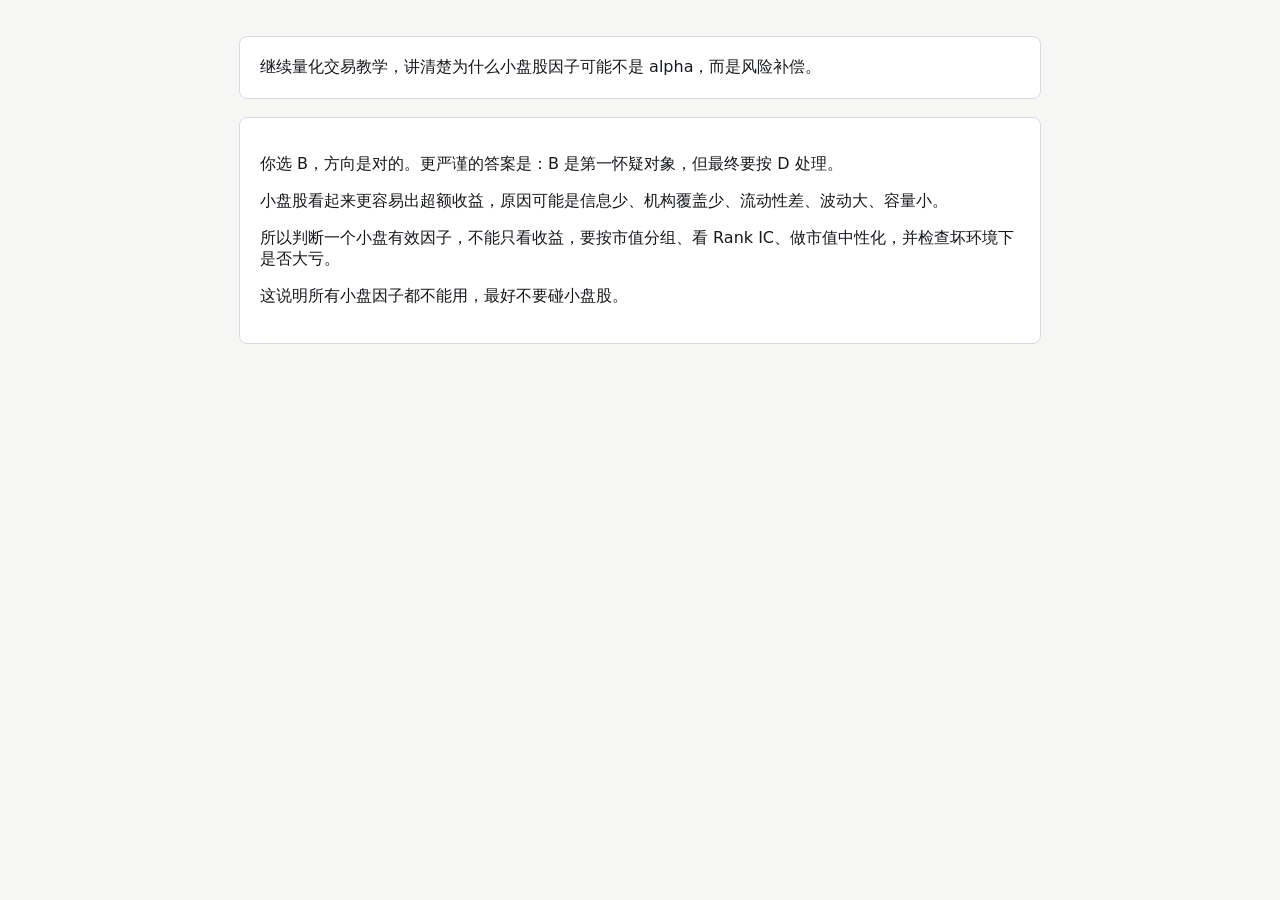
<file: extension/test-page.html>
<!doctype html>
<html lang="zh-CN">
  <head>
    <meta charset="utf-8" />
    <meta name="viewport" content="width=device-width, initial-scale=1" />
    <title>Extension Test Page</title>
    <link rel="icon" href="data:," />
    <style>
      body {
        margin: 0;
        padding: 36px;
        font-family: system-ui, -apple-system, BlinkMacSystemFont, "Segoe UI", sans-serif;
        background: #f6f7f4;
        color: #15181c;
      }

      article {
        max-width: 760px;
        margin: 0 auto 18px;
        padding: 20px;
        border: 1px solid #d5dce5;
        border-radius: 8px;
        background: #fff;
      }
    </style>
  </head>
  <body>
    <article>
      <div data-message-author-role="user">
        继续量化交易教学，讲清楚为什么小盘股因子可能不是 alpha，而是风险补偿。
      </div>
    </article>
    <article>
      <div data-message-author-role="assistant">
        <p>你选 B，方向是对的。更严谨的答案是：B 是第一怀疑对象，但最终要按 D 处理。</p>
        <p>小盘股看起来更容易出超额收益，原因可能是信息少、机构覆盖少、流动性差、波动大、容量小。</p>
        <p>所以判断一个小盘有效因子，不能只看收益，要按市值分组、看 Rank IC、做市值中性化，并检查坏环境下是否大亏。</p>
        <p>这说明所有小盘因子都不能用，最好不要碰小盘股。</p>
      </div>
    </article>
  </body>
</html>
</file>
